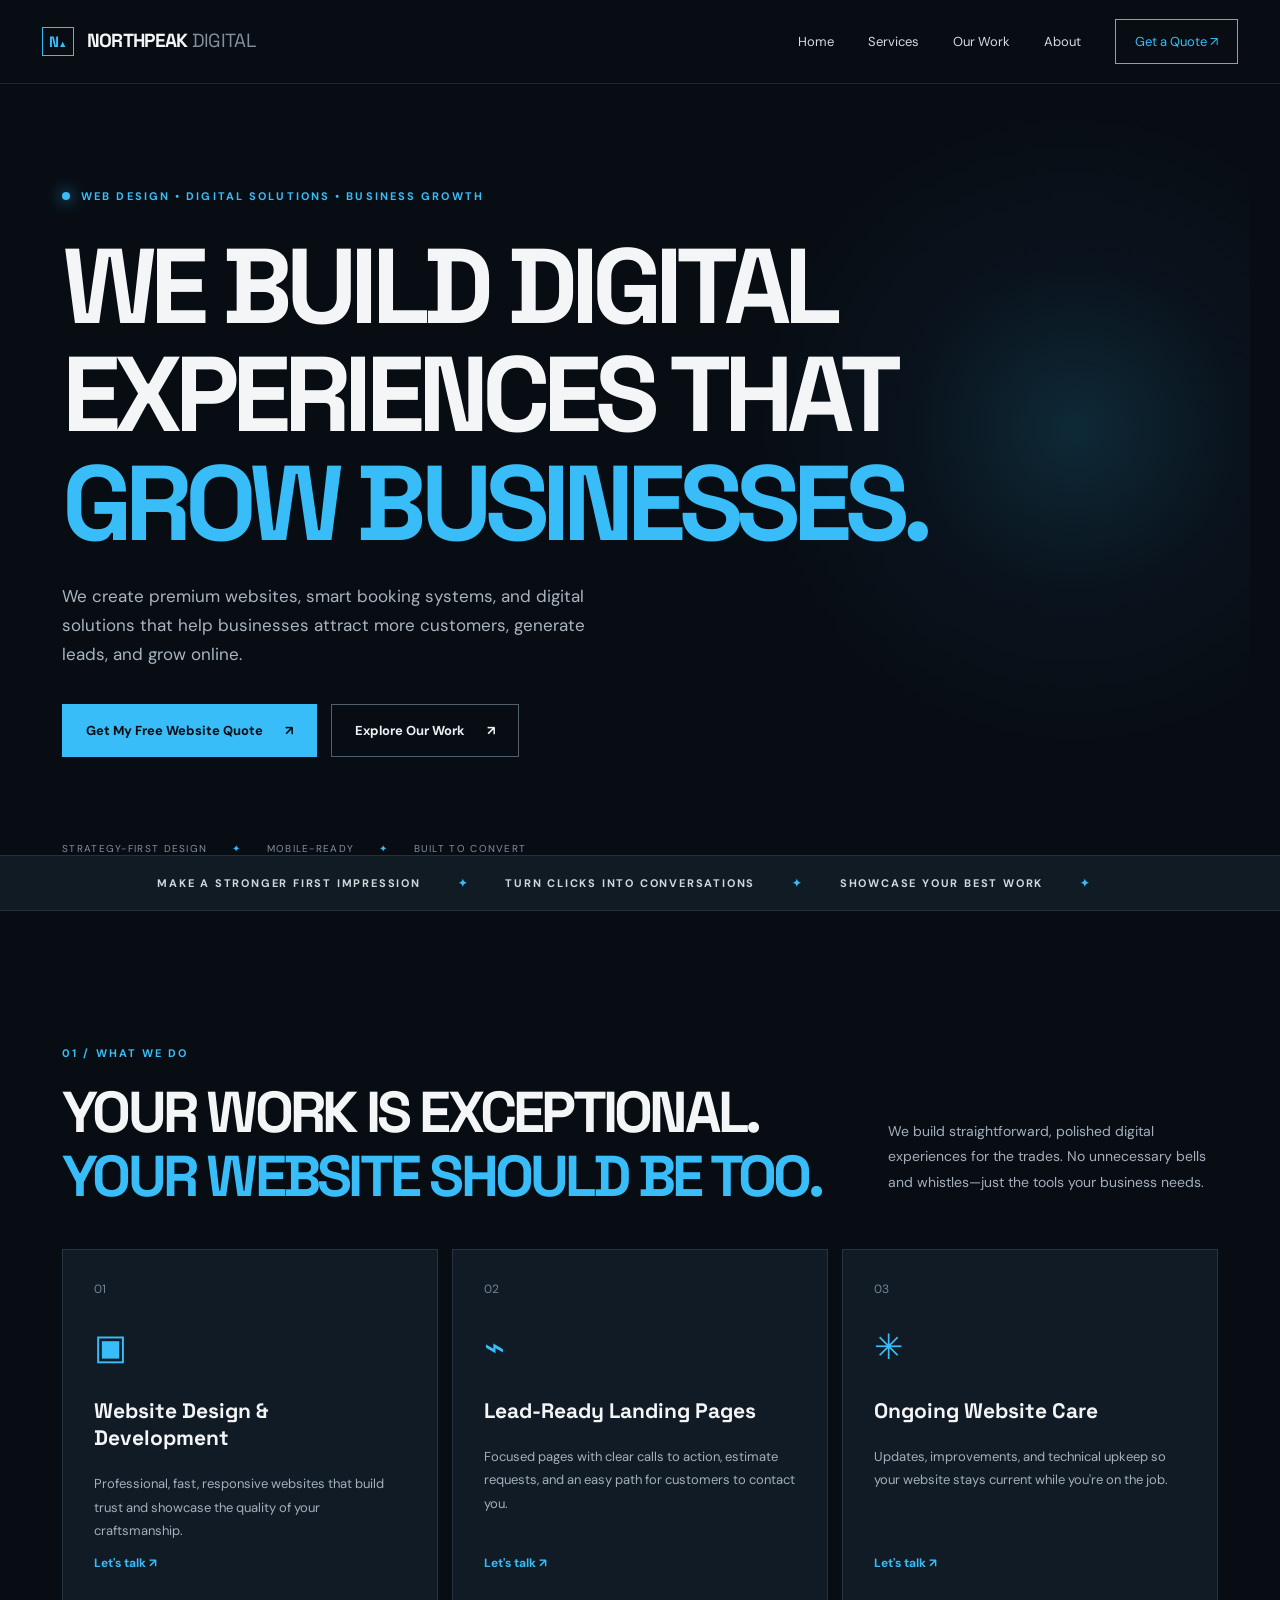
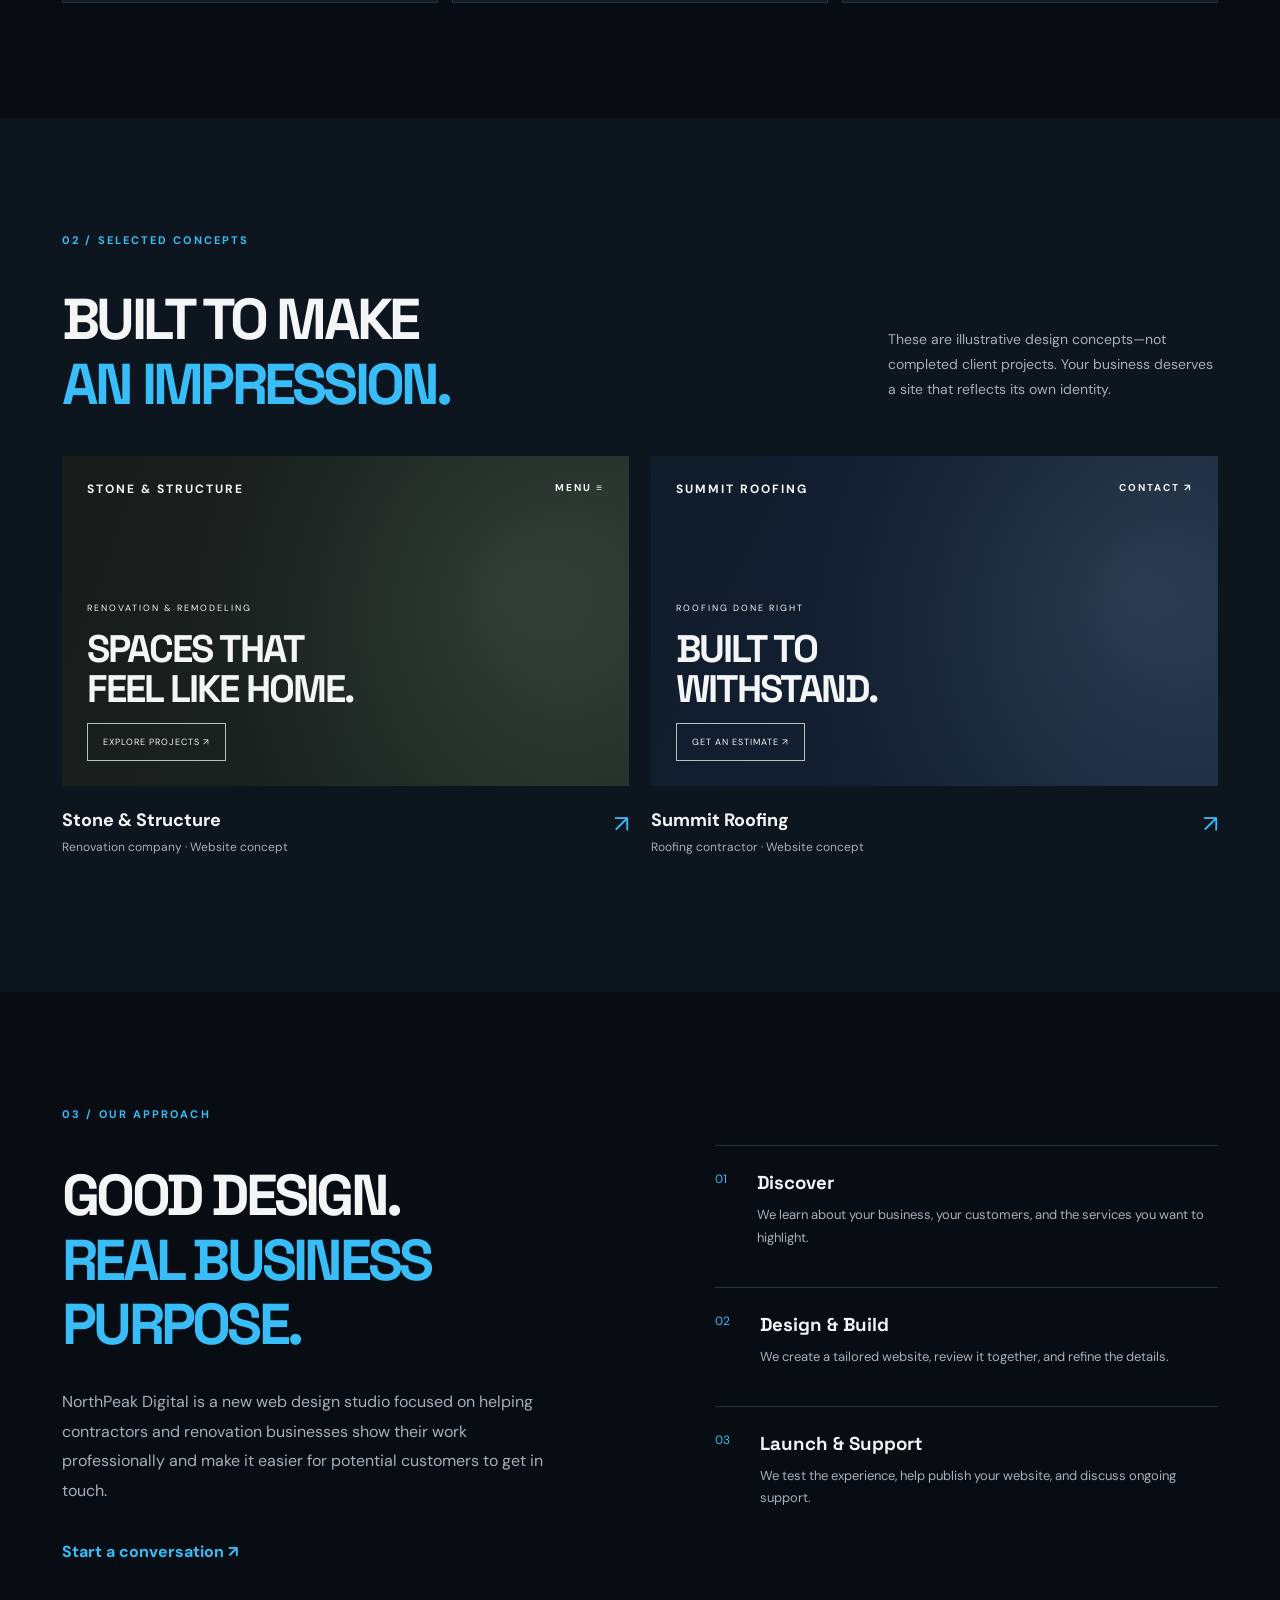
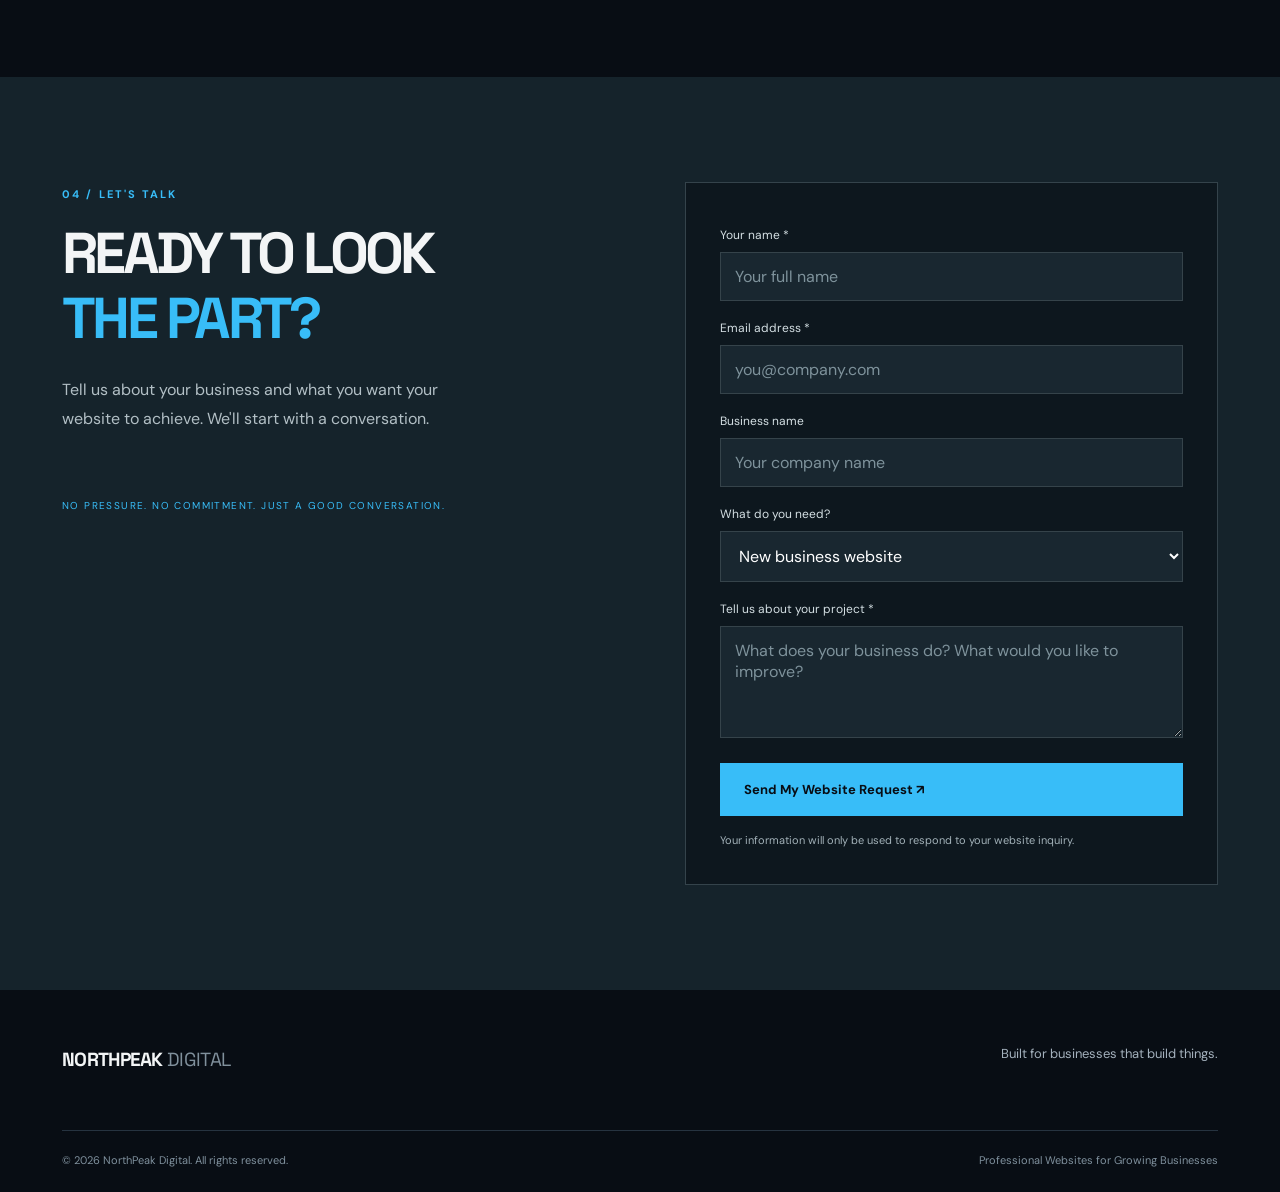
<file: index.html>
<!doctype html>
<html lang="en">
  <head>
    <meta charset="utf-8" />
    <meta name="viewport" content="width=device-width,initial-scale=1" />
    <meta
      name="description"
      content="NorthPeak Digital builds modern websites for contractors and renovation companies."
    />
    <title>NorthPeak Digital | Websites Built to Win More Work</title>
    <link rel="stylesheet" href="styles.css" />
  </head>
  <body>
    <header class="header">
      <a class="brand" href="#home"
        ><span class="mark">N<span>▲</span></span> NORTHPEAK<span class="muted">
          DIGITAL</span
        ></a
      ><button
        class="menu-toggle"
        aria-label="Toggle navigation"
        aria-expanded="false"
      >
        ☰
      </button>
      <nav class="nav" aria-label="Main navigation">
        <a href="#home">Home</a><a href="services.html">Services</a
        ><a href="portfolio.html">Our Work</a><a href="#about">About</a
        ><a href="#contact" class="nav-cta">Get a Quote ↗</a>
      </nav>
    </header>
    <main>
      <section class="hero wrap" id="home">
        <div class="eyebrow">
          <span class="pulse"></span> WEB DESIGN • DIGITAL SOLUTIONS • BUSINESS GROWTH
        </div>
          
<h1>
  WE BUILD DIGITAL<br />
  EXPERIENCES THAT<br />
  <em>GROW BUSINESSES.</em>
</h1>

        
<p class="lead">
  We create premium websites, smart booking systems,
  and digital solutions that help businesses attract
  more customers, generate leads, and grow online.
</p>

          
        <div class="actions">
          <a class="button primary" href="#contact"
            >Get My Free Website Quote <span>↗</span></a
          ><a class="button secondary" href="#work"
            >Explore Our Work <span>↗</span></a
          >
        </div>
        <div class="hero-footer">
          <span>STRATEGY-FIRST DESIGN</span><span>✦</span
          ><span>MOBILE-READY</span><span>✦</span><span>BUILT TO CONVERT</span>
        </div>
        <div class="hero-glow"></div>
      </section>
      <section class="ticker">
        <div>
          MAKE A STRONGER FIRST IMPRESSION <span>✦</span> TURN CLICKS INTO
          CONVERSATIONS <span>✦</span> SHOWCASE YOUR BEST WORK <span>✦</span>
        </div>
      </section>
      <section class="section wrap" id="services">
        <div class="section-top">
          <div>
            <span class="kicker">01 / WHAT WE DO</span>
            <h2>
              YOUR WORK IS EXCEPTIONAL.<br /><em
                >YOUR WEBSITE SHOULD BE TOO.</em
              >
            </h2>
          </div>
          <p>
            We build straightforward, polished digital experiences for the
            trades. No unnecessary bells and whistles—just the tools your
            business needs.
          </p>
        </div>
        <div class="cards">
          <article class="service">
            <span class="service-num">01</span>
            <div class="service-icon">▣</div>
            <h3>Website Design & Development</h3>
            <p>
              Professional, fast, responsive websites that build trust and
              showcase the quality of your craftsmanship.
            </p>
            <a href="#contact">Let's talk ↗</a>
          </article>
          <article class="service">
            <span class="service-num">02</span>
            <div class="service-icon">⌁</div>
            <h3>Lead-Ready Landing Pages</h3>
            <p>
              Focused pages with clear calls to action, estimate requests, and
              an easy path for customers to contact you.
            </p>
            <a href="#contact">Let's talk ↗</a>
          </article>
          <article class="service">
            <span class="service-num">03</span>
            <div class="service-icon">✳</div>
            <h3>Ongoing Website Care</h3>
            <p>
              Updates, improvements, and technical upkeep so your website stays
              current while you're on the job.
            </p>
            <a href="#contact">Let's talk ↗</a>
          </article>
        </div>
      </section>
      <section class="section work-section" id="work">
        <div class="wrap">
          <span class="kicker">02 / SELECTED CONCEPTS</span>
          <div class="section-top">
            <h2>BUILT TO MAKE<br /><em>AN IMPRESSION.</em></h2>
            <p>
              These are illustrative design concepts—not completed client
              projects. Your business deserves a site that reflects its own
              identity.
            </p>
          </div>
          <div class="work-grid">
            <article class="work-card">
              <div class="concept concept-one">
                <div class="mock-top">
                  STONE & STRUCTURE <span>MENU ≡</span>
                </div>
                <div class="mock-content">
                  <small>RENOVATION & REMODELING</small
                  ><strong>SPACES THAT<br />FEEL LIKE HOME.</strong
                  ><span class="mock-pill">EXPLORE PROJECTS ↗</span>
                </div>
              </div>
              <div class="work-meta">
                <div>
                  <h3>Stone & Structure</h3>
                  <p>Renovation company · Website concept</p>
                </div>
                <span>↗</span>
              </div>
            </article>
            <article class="work-card">
              <div class="concept concept-two">
                <div class="mock-top">
                  SUMMIT ROOFING <span>CONTACT ↗</span>
                </div>
                <div class="mock-content">
                  <small>ROOFING DONE RIGHT</small
                  ><strong>BUILT TO<br />WITHSTAND.</strong
                  ><span class="mock-pill">GET AN ESTIMATE ↗</span>
                </div>
              </div>
              <div class="work-meta">
                <div>
                  <h3>Summit Roofing</h3>
                  <p>Roofing contractor · Website concept</p>
                </div>
                <span>↗</span>
              </div>
            </article>
          </div>
        </div>
      </section>
      <section class="section wrap" id="about">
        <span class="kicker">03 / OUR APPROACH</span>
        <div class="about-grid">
          <div>
            <h2>GOOD DESIGN.<br /><em>REAL BUSINESS PURPOSE.</em></h2>
            <p class="about-copy">
              NorthPeak Digital is a new web design studio focused on helping
              contractors and renovation businesses show their work
              professionally and make it easier for potential customers to get
              in touch.
            </p>
            <a href="#contact" class="text-link">Start a conversation ↗</a>
          </div>
          <div class="steps">
            <div>
              <span>01</span>
              <div>
                <h3>Discover</h3>
                <p>
                  We learn about your business, your customers, and the services
                  you want to highlight.
                </p>
              </div>
            </div>
            <div>
              <span>02</span>
              <div>
                <h3>Design & Build</h3>
                <p>
                  We create a tailored website, review it together, and refine
                  the details.
                </p>
              </div>
            </div>
            <div>
              <span>03</span>
              <div>
                <h3>Launch & Support</h3>
                <p>
                  We test the experience, help publish your website, and discuss
                  ongoing support.
                </p>
              </div>
            </div>
          </div>
        </div>
      </section>
      <section class="contact-section" id="contact">
        <div class="wrap contact-grid">
          <div>
            <span class="kicker">04 / LET'S TALK</span>
            <h2>READY TO LOOK<br /><em>THE PART?</em></h2>
            <p>
              Tell us about your business and what you want your website to
              achieve. We'll start with a conversation.
            </p>
            <div class="contact-note">
              NO PRESSURE. NO COMMITMENT. JUST A GOOD CONVERSATION.
            </div>
          </div>
          <form
            id="contactForm"
            class="contact-form"
            action="https://formspree.io/f/xyeeyqda"
            method="POST"
          >
            <label for="name">Your name *</label
            ><input
              id="name"
              name="name"
              required
              maxlength="100"
              autocomplete="name"
              placeholder="Your full name"
            /><label for="email">Email address *</label
            ><input
              id="email"
              name="email"
              required
              type="email"
              autocomplete="email"
              placeholder="you@company.com"
            /><label for="business">Business name</label
            ><input
              id="business"
              name="business"
              maxlength="120"
              placeholder="Your company name"
            /><label for="service">What do you need?</label
            ><select id="service" name="service">
              <option>New business website</option>
              <option>Website redesign</option>
              <option>Landing page</option>
              <option>Website maintenance</option>
              <option>Not sure yet</option></select
            ><label for="message">Tell us about your project *</label
            ><textarea
              id="message"
              name="message"
              required
              rows="4"
              maxlength="2000"
              placeholder="What does your business do? What would you like to improve?"
            ></textarea
            ><button class="button primary submit" type="submit">
              Send My Website Request ↗
            </button>
            <p class="form-hint" id="formStatus" role="status">
              Your information will only be used to respond to your website
              inquiry.
            </p>
          </form>
        </div>
      </section>
    </main>
    <footer class="footer wrap">
      <div class="footer-main">
        <a class="brand" href="#home"
          >NORTHPEAK<span class="muted"> DIGITAL</span></a
        >
        <p>Built for businesses that build things.</p>
      </div>
      <div class="footer-bottom">
        <span
          >© <span id="year"></span> NorthPeak Digital. All rights
          reserved.</span
        ><span>Professional Websites for Growing Businesses</span>
      </div>
    </footer>
    <script src="script.js"></script>
  </body>
</html>
</file>
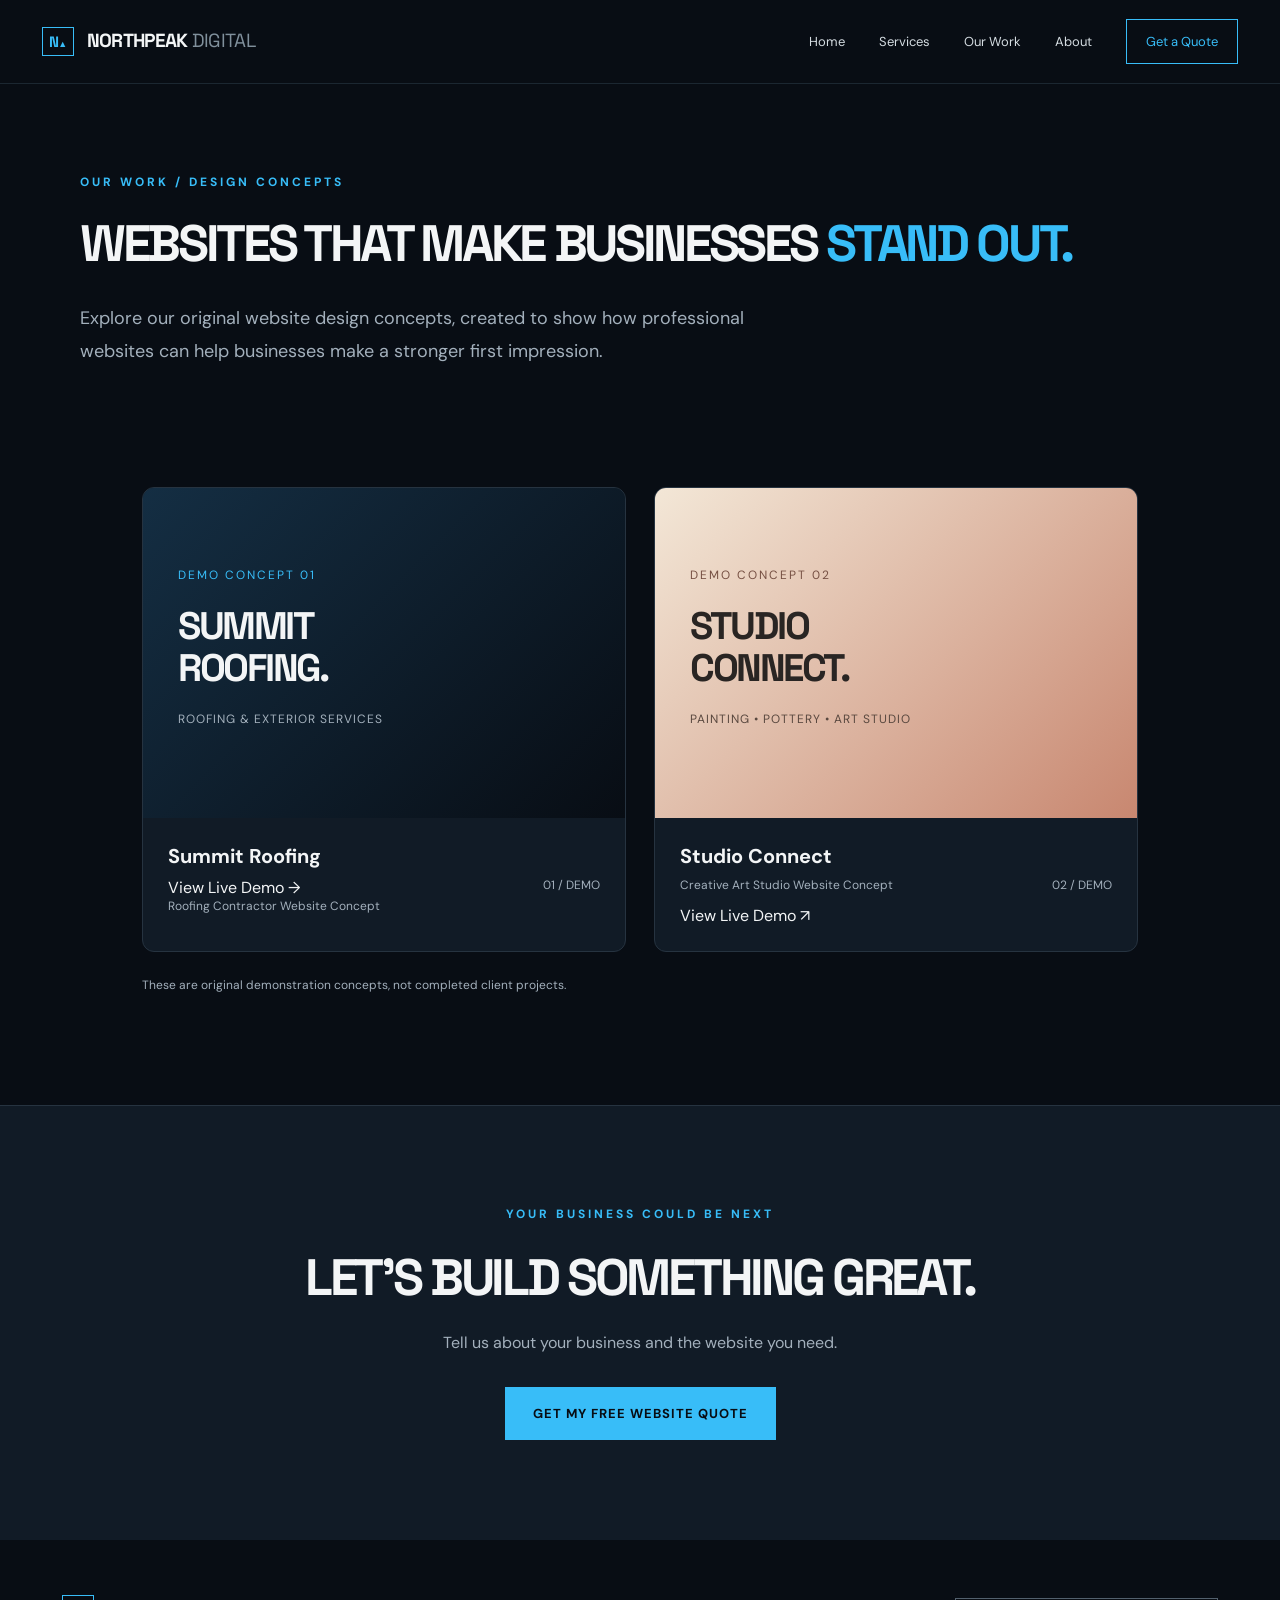
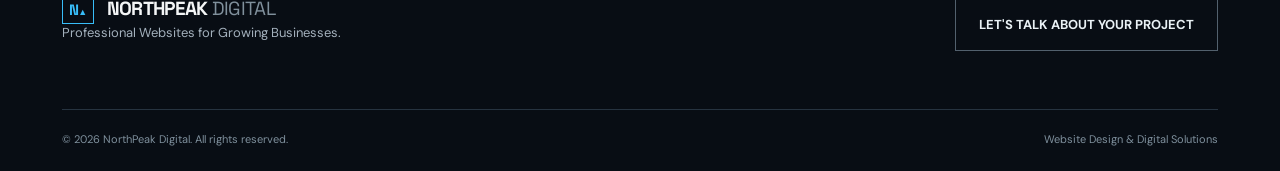
<file: portfolio.html>
<!DOCTYPE html>
<html lang="en">
<head>
  <meta charset="UTF-8">
  <meta name="viewport" content="width=device-width, initial-scale=1.0">
  <meta name="description" content="Explore website design concepts by NorthPeak Digital for contractors and growing businesses.">
  <title>Our Work | NorthPeak Digital</title>
  <link rel="stylesheet" href="styles.css">
</head>

<body>

  <header class="header">
    <a href="index.html" class="brand">
      <span class="mark">N<span>▲</span></span>
      NORTHPEAK <span class="muted">DIGITAL</span>
    </a>

    <button class="menu-toggle"
            type="button"
            aria-label="Toggle navigation"
            aria-expanded="false">
      ☰
    </button>

    <nav class="nav" aria-label="Main navigation">
      <a href="index.html">Home</a>
      <a href="services.html">Services</a>
      <a href="portfolio.html" aria-current="page">Our Work</a>
      <a href="index.html#about">About</a>
      <a href="index.html#contact" class="nav-cta">Get a Quote</a>
    </nav>
  </header>

  <main class="np-portfolio">

    <section class="np-portfolio-hero">
      <p class="np-eyebrow">OUR WORK / DESIGN CONCEPTS</p>
      <h1>WEBSITES THAT MAKE BUSINESSES <em>STAND OUT.</em></h1>
      <p class="np-intro">
        Explore our original website design concepts,
        created to show how professional websites can
        help businesses make a stronger first impression.
      </p>
    </section>

    <section class="np-portfolio-projects">

      <div class="np-project-grid">

        <article class="np-project-card">
          <div class="np-project-preview np-roofing-preview">
            <span>DEMO CONCEPT 01</span>
            <h2>SUMMIT<br>ROOFING.</h2>
            <p>ROOFING & EXTERIOR SERVICES</p>
          </div>
          <div class="np-project-info">
            <div>
              <h3>Summit Roofing</h3>

<a href="https://tdotbawa.github.io/summit-roofing-demo/" target="_blank" rel="noopener noreferrer">View Live Demo →</a>

              <p>Roofing Contractor Website Concept</p>
            </div>
            <span>01 / DEMO</span>
          </div>
        </article>

        
<article class="np-project-card">
  <div class="np-project-preview np-renovation-preview">
    <span>DEMO CONCEPT 02</span>
    <h2>STUDIO<br />CONNECT.</h2>
    <p>PAINTING • POTTERY • ART STUDIO</p>
  </div>

  <div class="np-project-info">
    <div>
      <h3>Studio Connect</h3>
      <p>Creative Art Studio Website Concept</p>

      <a
        href="https://tdotbawa.github.io/studio-connect-demo/"
        target="_blank"
        rel="noopener noreferrer"
      >
        View Live Demo ↗
      </a>
    </div>

    <span>02 / DEMO</span>
  </div>
</article>

      </div>

      <p class="np-project-disclaimer">
        These are original demonstration concepts, not completed client projects.
      </p>

    </section>

    <section class="np-services-cta">
      <p class="np-eyebrow">YOUR BUSINESS COULD BE NEXT</p>
      <h2>LET'S BUILD SOMETHING GREAT.</h2>
      <p>Tell us about your business and the website you need.</p>
      <a href="index.html#contact" class="np-service-button">
        GET MY FREE WEBSITE QUOTE
      </a>
    </section>

  </main>

  <footer class="footer wrap">
    <div class="footer-main">
      <div>
        <a href="index.html" class="brand">
          <span class="mark">N<span>▲</span></span>
          NORTHPEAK <span class="muted">DIGITAL</span>
        </a>
        <p>Professional Websites for Growing Businesses.</p>
      </div>

      <a href="index.html#contact" class="button secondary">
        LET'S TALK ABOUT YOUR PROJECT
      </a>
    </div>

    <div class="footer-bottom">
      <span>© 2026 NorthPeak Digital. All rights reserved.</span>
      <span>Website Design & Digital Solutions</span>
    </div>
  </footer>

  <script src="script.js"></script>
</body>
</html>
</file>
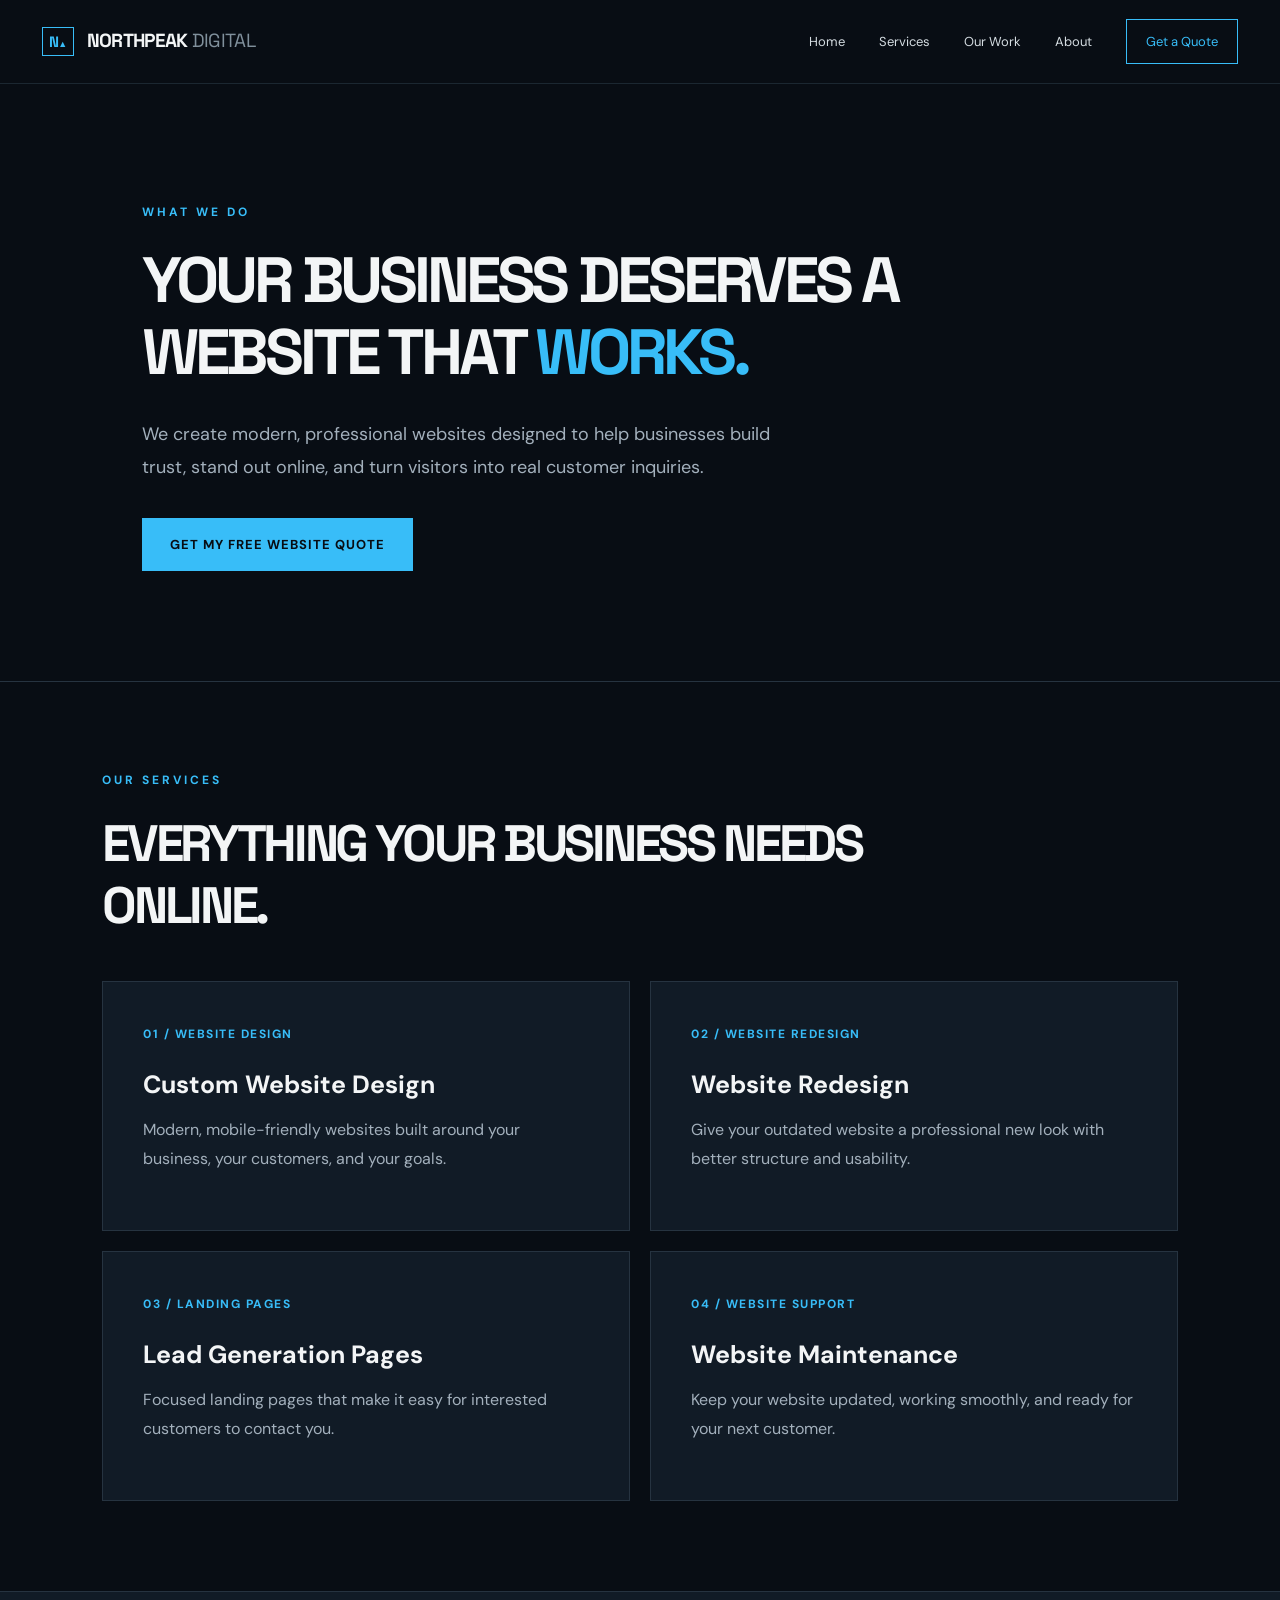
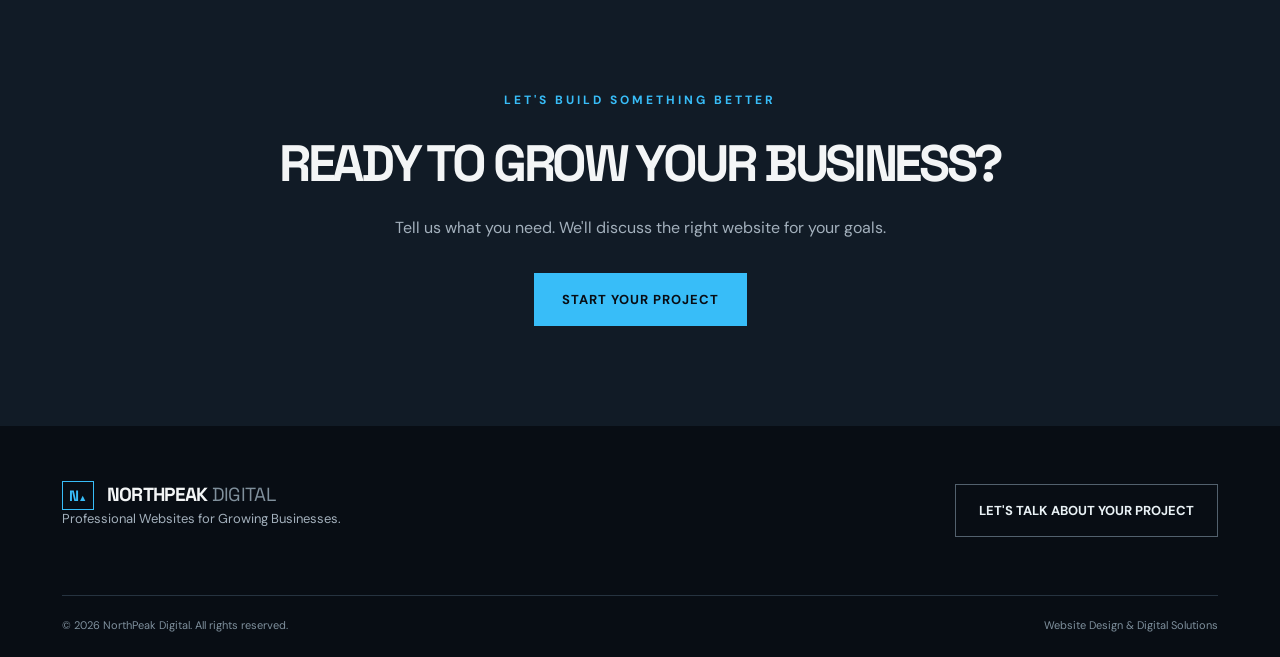
<file: services.html>
<!DOCTYPE html>
<html lang="en">
<head>
  <meta charset="UTF-8">
  <meta name="viewport" content="width=device-width, initial-scale=1.0">
  <title>Website Design Services | NorthPeak Digital</title>
  <meta name="description" content="Professional website design, redesign, landing pages, and website support for growing businesses.">
  <link rel="stylesheet" href="styles.css">
</head>
<body>

<header class="header">
  <a href="index.html" class="brand">
    <span class="mark">N<span>▲</span></span>
    NORTHPEAK <span class="muted">DIGITAL</span>
  </a>

  <button class="menu-toggle"
          type="button"
          aria-label="Toggle navigation"
          aria-expanded="false">
    ☰
  </button>

  <nav class="nav" aria-label="Main navigation">
    <a href="index.html">Home</a>
    <a href="services.html" aria-current="page">Services</a>
    <a href="portfolio.html">Our Work</a>
    <a href="index.html#about">About</a>
    <a href="index.html#contact" class="nav-cta">Get a Quote</a>
  </nav>
</header>


  <main class="np-services">

    <section class="np-services-hero">
      <p class="np-eyebrow">WHAT WE DO</p>
      <h1>YOUR BUSINESS DESERVES A WEBSITE THAT <em>WORKS.</em></h1>
      <p class="np-intro">
        We create modern, professional websites designed
        to help businesses build trust, stand out online,
        and turn visitors into real customer inquiries.
      </p>
      <a href="index.html#contact" class="np-service-button">
        GET MY FREE WEBSITE QUOTE
      </a>
    </section>

    <section class="np-services-list">
      <p class="np-eyebrow">OUR SERVICES</p>
      <h2>EVERYTHING YOUR BUSINESS NEEDS ONLINE.</h2>

      <div class="np-service-grid">

        <article class="np-service-card">
          <span>01 / WEBSITE DESIGN</span>
          <h3>Custom Website Design</h3>
          <p>
            Modern, mobile-friendly websites built around
            your business, your customers, and your goals.
          </p>
        </article>

        <article class="np-service-card">
          <span>02 / WEBSITE REDESIGN</span>
          <h3>Website Redesign</h3>
          <p>
            Give your outdated website a professional
            new look with better structure and usability.
          </p>
        </article>

        <article class="np-service-card">
          <span>03 / LANDING PAGES</span>
          <h3>Lead Generation Pages</h3>
          <p>
            Focused landing pages that make it easy
            for interested customers to contact you.
          </p>
        </article>

        <article class="np-service-card">
          <span>04 / WEBSITE SUPPORT</span>
          <h3>Website Maintenance</h3>
          <p>
            Keep your website updated, working smoothly,
            and ready for your next customer.
          </p>
        </article>

      </div>
    </section>

    <section class="np-services-cta">
      <p class="np-eyebrow">LET'S BUILD SOMETHING BETTER</p>
      <h2>READY TO GROW YOUR BUSINESS?</h2>
      <p>Tell us what you need. We'll discuss the right website for your goals.</p>
      <a href="index.html#contact" class="np-service-button">
        START YOUR PROJECT
      </a>
    </section>

  </main>

<footer class="footer wrap">
  <div class="footer-main">
    <div>
      <a href="index.html" class="brand">
        <span class="mark">N<span>▲</span></span>
        NORTHPEAK <span class="muted">DIGITAL</span>
      </a>
      <p>Professional Websites for Growing Businesses.</p>
    </div>

    <a href="index.html#contact" class="button secondary">
      LET'S TALK ABOUT YOUR PROJECT
    </a>
  </div>

  <div class="footer-bottom">
    <span>© 2026 NorthPeak Digital. All rights reserved.</span>
    <span>Website Design & Digital Solutions</span>
  </div>
</footer>


</body>
<script src="script.js"></script>
</html>
</file>
<file: styles.css>
@import url('https://fonts.googleapis.com/css2?family=DM+Sans:wght@400;500;600;700&family=Space+Grotesk:wght@400;500;600;700&display=swap');
:root{--bg:#080d14;--panel:#111b26;--line:#263340;--white:#f3f5f6;--muted:#a3b0bc;--accent:#38BDF8}*{box-sizing:border-box}html{scroll-behavior:smooth}body{margin:0;background:var(--bg);color:var(--white);font-family:'DM Sans',Arial,sans-serif}a{color:inherit;text-decoration:none}button,input,textarea,select{font:inherit}.wrap{max-width:1220px;margin:auto;padding-left:32px;padding-right:32px}.header{height:84px;max-width:1440px;margin:auto;padding:0 42px;display:flex;align-items:center;justify-content:space-between;border-bottom:1px solid #1b2731}.brand{font-family:'Space Grotesk',sans-serif;font-weight:700;font-size:19px;letter-spacing:-.7px}.brand .muted{color:#80909c;font-weight:400}.mark{display:inline-block;border:1px solid var(--accent);color:var(--accent);padding:4px 6px;margin-right:9px;font-size:15px}.mark span{font-size:9px}.nav{display:flex;gap:34px;align-items:center;font-size:13px;color:#d4dce1}.nav a:hover{color:var(--accent)}.nav-cta{border:1px solid #38BDF8;padding:13px 19px;color:var(--accent)!important}.menu-toggle{display:none}.hero{position:relative;min-height:680px;padding-top:105px;overflow:hidden}.eyebrow,.kicker{color:var(--accent);font-size:11px;letter-spacing:2.1px;font-weight:700}.eyebrow{display:flex;align-items:center;gap:11px}.pulse{width:8px;height:8px;border-radius:50%;background:var(--accent);box-shadow:0 0 15px var(--accent)}h1,h2,h3,p{margin-top:0}h1,h2{font-family:'Space Grotesk',sans-serif;letter-spacing:-.065em}h1{font-size:clamp(58px,8.3vw,115px);line-height:1.02;margin:29px 0 25px;font-weight:700;position:relative;z-index:1}h1 em,h2 em{font-style:normal;color:var(--accent)}.lead{max-width:555px;color:#a8b5c0;font-size:17px;line-height:1.7;position:relative;z-index:1}.actions{display:flex;gap:14px;margin-top:35px;position:relative;z-index:1}.button{padding:17px 23px;font-size:13px;font-weight:700;display:inline-flex;gap:22px;justify-content:space-between;align-items:center;border:1px solid #38BDF8;cursor:pointer}.primary{background:var(--accent);color:#080d14;border-color:var(--accent)}.primary:hover{background:#7DD3FC}.secondary{background:transparent;color:#e9f1f5;border-color:#52606d}.secondary:hover{border-color:var(--accent)}.hero-footer{display:flex;gap:25px;align-items:center;margin-top:85px;font-size:10px;color:#81909e;letter-spacing:1.3px}.hero-footer span:nth-child(even){color:var(--accent)}.hero-glow{position:absolute;right:-150px;top:20px;width:650px;height:650px;background:radial-gradient(circle,#164E6370 0%,#102B4035 35%,transparent 70%);pointer-events:none}.ticker{border-top:1px solid #24313c;border-bottom:1px solid #24313c;background:#111b24;overflow:hidden;padding:20px;text-align:center;color:#d1d8db;font-size:11px;letter-spacing:1.8px;font-weight:700}.ticker span{color:var(--accent);padding:0 32px}.section{padding-top:110px;padding-bottom:115px}.section-top{display:flex;justify-content:space-between;gap:50px;align-items:end;margin:20px 0 40px}.section-top>p{max-width:330px;line-height:1.8;color:var(--muted);font-size:14px}.section h2,.contact-section h2{font-size:clamp(36px,4.5vw,65px);line-height:1.12;margin:18px 0 0}.cards{display:grid;grid-template-columns:repeat(3,1fr);gap:14px}.service{background:var(--panel);border:1px solid #263440;padding:31px;min-height:330px;display:flex;flex-direction:column}.service-num{font-size:12px;color:#738695}.service-icon{font-size:35px;color:var(--accent);margin:27px 0}.service h3{font-family:'Space Grotesk';font-size:21px;line-height:1.3}.service p{color:var(--muted);font-size:13px;line-height:1.8}.service a{margin-top:auto;color:var(--accent);font-size:12px;font-weight:700}.work-section{background:#0d151e}.work-grid{display:grid;grid-template-columns:1fr 1fr;gap:22px}.concept{height:330px;padding:25px;display:flex;flex-direction:column;justify-content:space-between;overflow:hidden;position:relative}.concept-one{background:linear-gradient(110deg,#171b1aee,#202c29b8),radial-gradient(circle at 80% 40%,#7d8f76,#15241b 65%)}.concept-two{background:linear-gradient(115deg,#101b2bec,#162537a0),radial-gradient(circle at 85% 40%,#61798c,#142335 65%)}.mock-top{display:flex;justify-content:space-between;font-size:12px;letter-spacing:2px;font-weight:700}.mock-top span{font-size:10px}.mock-content{display:flex;flex-direction:column;align-items:flex-start;gap:15px;position:relative}.mock-content small{letter-spacing:2px;font-size:9px}.mock-content strong{font-family:'Space Grotesk';font-size:clamp(31px,3vw,48px);line-height:1.04;letter-spacing:-2px}.mock-pill{border:1px solid #b3c4bf;padding:12px 15px;font-size:9px;letter-spacing:1px}.work-meta{display:flex;justify-content:space-between;padding:22px 0}.work-meta h3{margin:0 0 7px;font-size:18px}.work-meta p{margin:0;color:var(--muted);font-size:12px}.work-meta>span{font-size:24px;color:var(--accent)}.about-grid{display:grid;grid-template-columns:1.1fr 1fr;gap:100px;margin-top:22px}.about-copy{color:var(--muted);max-width:490px;line-height:1.85;margin-top:30px}.text-link{display:inline-block;margin-top:20px;color:var(--accent);font-weight:700}.steps>div{display:flex;gap:30px;border-top:1px solid var(--line);padding:25px 0}.steps>div>span{color:var(--accent);font-size:12px}.steps h3{font-family:'Space Grotesk';margin:0 0 10px}.steps p{color:var(--muted);line-height:1.7;font-size:13px}.contact-section{background:#15232b;padding:105px 0}.contact-grid{display:grid;grid-template-columns:1fr 1fr;gap:90px}.contact-grid>div>p{color:#b2bfc5;line-height:1.8;max-width:420px;margin-top:26px}.contact-note{font-size:10px;letter-spacing:1.4px;color:var(--accent);margin-top:65px}.contact-form{background:#0d171e;border:1px solid #34434b;padding:34px;display:flex;flex-direction:column;gap:9px}.contact-form label{font-size:12px;color:#d4dfe3;margin-top:10px}.contact-form input,.contact-form textarea,.contact-form select{background:#192730;border:1px solid #35434a;padding:13px 14px;color:white;outline:none;border-radius:0;width:100%}.contact-form input:focus,.contact-form textarea:focus,.contact-form select:focus{border-color:var(--accent)}.contact-form input::placeholder,.contact-form textarea::placeholder{color:#7e929b}.submit{width:100%;margin-top:16px}.form-hint{font-size:11px;line-height:1.6;color:#a2b1b8;margin:7px 0 0}.footer{padding-top:55px;padding-bottom:25px}.footer-main{display:flex;justify-content:space-between;align-items:center;padding-bottom:55px}.footer-main p{color:var(--muted);font-size:13px}.footer-bottom{border-top:1px solid var(--line);padding-top:22px;display:flex;justify-content:space-between;color:#7f909d;font-size:11px;gap:20px}@media(max-width:850px){.header{height:70px;padding:0 20px}.menu-toggle{display:block;color:white;background:none;border:0;font-size:24px}.nav{display:none;position:absolute;top:70px;left:0;right:0;z-index:20;background:#101a23;padding:25px;flex-direction:column;align-items:stretch;gap:22px;border-bottom:1px solid var(--line)}.nav.open{display:flex}.wrap{padding-left:22px;padding-right:22px}.hero{min-height:650px;padding-top:85px}.hero-footer{gap:12px;flex-wrap:wrap;margin-top:75px}.section{padding-top:75px;padding-bottom:80px}.section-top{display:block}.section-top>p{max-width:550px;margin-top:25px}.cards,.work-grid,.about-grid,.contact-grid{grid-template-columns:1fr}.about-grid,.contact-grid{gap:45px}.contact-section{padding:75px 0}.service{min-height:290px}.ticker{font-size:9px;white-space:nowrap}.footer-main,.footer-bottom{flex-direction:column;align-items:flex-start;gap:12px}}@media(max-width:520px){h1{font-size:clamp(47px,12vw,70px)}.hero{min-height:620px}.actions{flex-direction:column;align-items:stretch}.hero-footer{font-size:9px}.concept{height:285px}.contact-form{padding:20px}.brand{font-size:16px}}



/* NORTHPEAK DIGITAL - SERVICES PAGE */

.np-services {
  background: #080d14;
  color: #f3f5f6;
  min-height: 100vh;
}

.np-services-hero {
  padding: 120px 8% 110px;
  max-width: 1200px;
  margin: 0 auto;
}

.np-eyebrow {
  color: #38BDF8;
  font-size: 12px;
  font-weight: 700;
  letter-spacing: 3px;
  margin-bottom: 25px;
}


/* SERVICES PAGE HEADLINE */

.np-services-hero h1 {
  font-size: clamp(38px, 5vw, 68px);
  line-height: 1.12;
  max-width: 1000px;
  margin: 25px 0 30px;
  font-weight: 700;
}

.np-services-hero h1 em {
  color: #38BDF8;
  font-style: normal;
}

/* SERVICES PAGE DESCRIPTION */

.np-intro {
  color: #a3b0bc;
  font-size: 18px;
  line-height: 1.8;
  max-width: 650px;
  margin-bottom: 35px;
}

/* SERVICES PAGE BUTTON */

.np-service-button {
  display: inline-block;
  background: #38BDF8;
  color: #080d14;
  padding: 18px 28px;
  font-size: 13px;
  font-weight: 700;
  letter-spacing: 1px;
  text-decoration: none;
}

.np-service-button:hover {
  background: #7DD3FC;
}



/* SERVICES SECTION */

.np-services-list {
  padding: 90px 8%;
  max-width: 1400px;
  margin: 0 auto;
  border-top: 1px solid #263340;
}

.np-services-list h2 {
  font-size: clamp(30px, 4vw, 52px);
  line-height: 1.2;
  margin-bottom: 45px;
  max-width: 850px;
}

/* FOUR SERVICE CARDS */

.np-service-grid {
  display: grid;
  grid-template-columns: repeat(2, minmax(0, 1fr));
  gap: 20px;
}

.np-service-card {
  background: #111b26;
  border: 1px solid #263340;
  padding: 40px;
  min-height: 250px;
  transition: 0.3s ease;
}

.np-service-card:hover {
  border-color: #38BDF8;
  transform: translateY(-4px);
}

.np-service-card span {
  color: #38BDF8;
  font-size: 12px;
  font-weight: 700;
  letter-spacing: 1.5px;
}

.np-service-card h3 {
  font-size: 25px;
  margin: 25px 0 15px;
}

.np-service-card p {
  color: #a3b0bc;
  font-size: 16px;
  line-height: 1.8;
}

/* MOBILE LAYOUT */

@media (max-width: 768px) {
  .np-service-grid {
    grid-template-columns: 1fr;
  }

  .np-service-card {
    padding: 28px;
    min-height: auto;
  }

  .np-services-list {
    padding: 70px 6%;
  }
}



/* SERVICES PAGE - BOTTOM SECTION */

.np-services-cta {
  text-align: center;
  padding: 100px 8%;
  background: #111b26;
  border-top: 1px solid #263340;
}

.np-services-cta h2 {
  font-size: clamp(30px, 4vw, 52px);
  line-height: 1.2;
  margin-bottom: 20px;
}

.np-services-cta > p:not(.np-eyebrow) {
  color: #a3b0bc;
  font-size: 16px;
  line-height: 1.8;
  margin-bottom: 30px;
}

@media (max-width: 768px) {
  .np-services-cta {
    padding: 75px 6%;
  }
}



/* PORTFOLIO PROJECT CARDS */

.np-portfolio-projects {
  max-width: 1200px;
  margin: 0 auto;
  padding: 20px 8% 100px;
}

.np-project-grid {
  display: grid;
  grid-template-columns: repeat(2, minmax(0, 1fr));
  gap: 28px;
}

.np-project-card {
  background: #111b26;
  border: 1px solid #263340;
  border-radius: 12px;
  overflow: hidden;
}

.np-project-preview {
  min-height: 330px;
  padding: 35px;
  display: flex;
  flex-direction: column;
  justify-content: center;
}

.np-roofing-preview {
  background: linear-gradient(135deg, #142e43, #080d14);
}


.np-renovation-preview {
  background: linear-gradient(135deg, #f3e7d7, #c88770);
  color: #292523;
}

.np-renovation-preview span {
  color: #765043;
}

.np-renovation-preview h2 {
  color: #292523;
}

.np-renovation-preview p {
  color: #59483f;
}


.np-project-preview span {
  color: #38BDF8;
  font-size: 12px;
  letter-spacing: 2px;
}

.np-project-preview h2 {
  font-size: clamp(30px, 3vw, 48px);
  line-height: 1.1;
  margin: 22px 0;
}

.np-project-preview p {
  font-size: 12px;
  letter-spacing: 1px;
  color: #a3b0bc;
}

.np-project-info {
  padding: 25px;
  display: flex;
  justify-content: space-between;
  gap: 15px;
  align-items: center;
}

.np-project-info h3 {
  font-size: 20px;
  margin-bottom: 8px;
}

.np-project-info p,
.np-project-info span {
  font-size: 12px;
  color: #a3b0bc;
}

.np-project-disclaimer {
  margin-top: 25px;
  color: #a3b0bc;
  font-size: 12px;
}

@media (max-width: 700px) {
  .np-project-grid {
    grid-template-columns: 1fr;
  }

  .np-project-preview {
    min-height: 280px;
  }
}


/* PORTFOLIO HERO SPACING FIX */

.np-portfolio-hero {
  max-width: 1200px;
  margin: 0 auto;
  padding: 90px 40px 65px;
}

.np-portfolio-hero h1 {
  font-size: clamp(36px, 4vw, 60px);
  line-height: 1.12;
  max-width: 1050px;
  margin: 25px 0 30px;
}

.np-portfolio-hero .np-intro {
  max-width: 680px;
}

@media (max-width: 700px) {
  .np-portfolio-hero {
    padding: 65px 24px 45px;
  }

  .np-portfolio-hero h1 {
    font-size: clamp(34px, 8vw, 48px);
  }
}
/* Studio Connect portfolio colour polish */
.np-project-preview.np-renovation-preview span {
  color: #765043;
}

.np-project-preview.np-renovation-preview p {
  color: #59483f;
}
</file>
